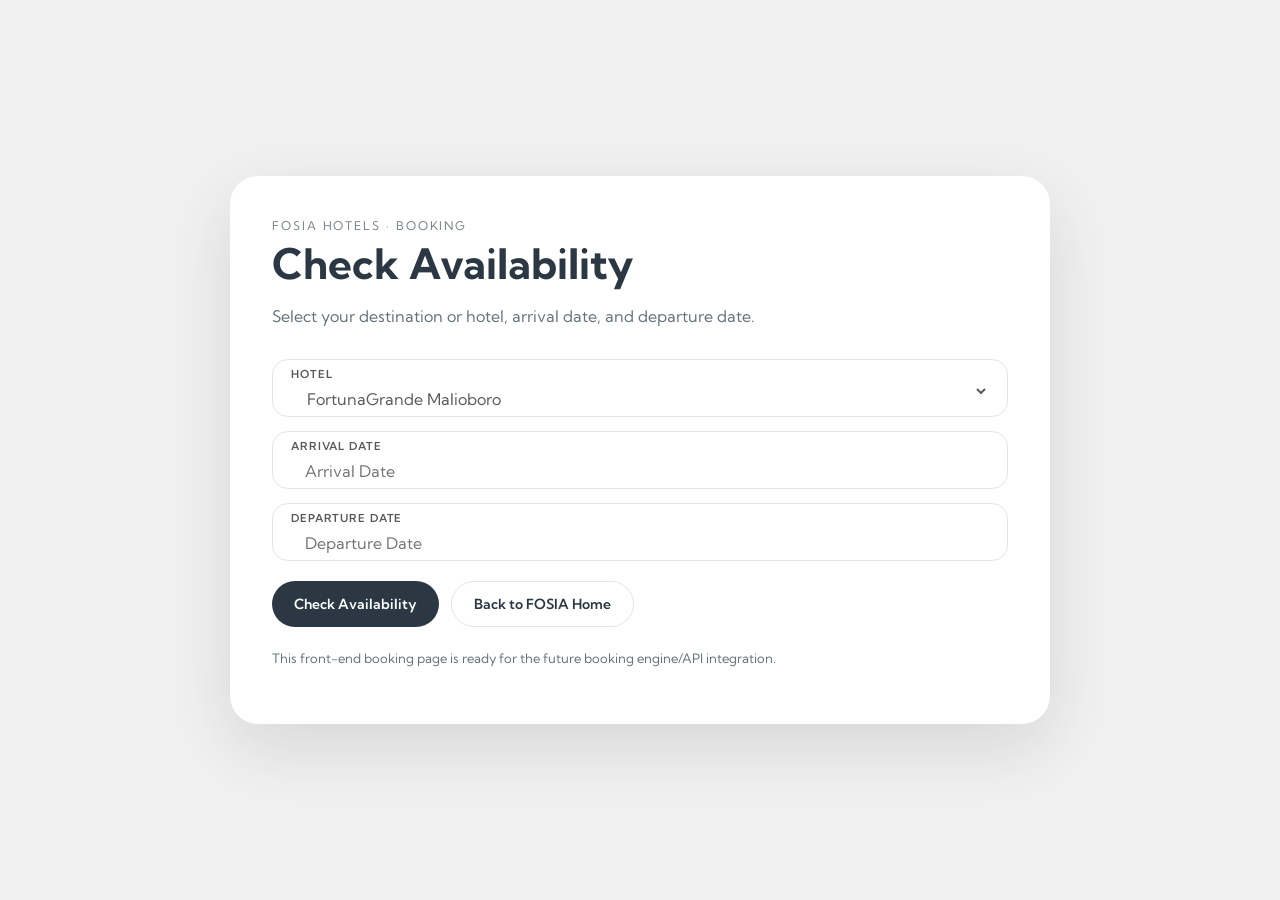
<file: booking.html>
<!DOCTYPE html>

<html lang="en">
<head>
<meta charset="utf-8"/>
<meta content="width=device-width, initial-scale=1" name="viewport"/>
<title>FOSIA Hotels — Booking</title>
<link href="https://fonts.googleapis.com" rel="preconnect"/>
<link crossorigin="" href="https://fonts.gstatic.com" rel="preconnect"/>
<link href="https://fonts.googleapis.com/css2?family=Kumbh+Sans:wght@400;500;600;700&amp;display=swap" rel="stylesheet"/>

<style>
:root{font-family:"Kumbh Sans",sans-serif;color:#2B3843;background:#F2F1F1;--orange:#FDA634;--muted:#71808a;--line:#E1E5E8}
*{box-sizing:border-box}body{margin:0;min-height:100vh;padding:32px;display:grid;place-items:center;background:#F2F1F1}
.card{width:min(820px,100%);background:#fff;border-radius:28px;padding:42px;box-shadow:0 24px 70px rgba(43,56,67,.14)}
.eyebrow{font-size:12px;letter-spacing:.16em;text-transform:uppercase;opacity:.62}h1{margin:8px 0 10px;font-size:42px;line-height:1.1}p{line-height:1.7;color:#66727c}.booking-form{display:grid;gap:14px;margin-top:28px}.field{position:relative;display:flex;align-items:center;gap:12px;min-height:58px;padding:0 18px;border:1px solid var(--line);border-radius:16px;background:#fff;transition:transform .32s cubic-bezier(.22,.61,.36,1),border-color .25s ease,box-shadow .25s ease}.field:focus-within{border-color:#AEB8BE;box-shadow:0 10px 24px rgba(43,56,67,.08);transform:translateY(-2px)}.field iconify-icon{font-size:21px;color:rgba(0,0,0,.65);flex:0 0 auto}.field select,.field input{width:100%;border:0;outline:0;background:transparent;color:rgba(0,0,0,.65);font:inherit}.field select{cursor:pointer}.date-display{cursor:pointer}.field-date{animation:none}.actions{display:flex;gap:12px;margin-top:6px}.button{border:0;display:inline-flex;align-items:center;justify-content:center;gap:10px;padding:15px 22px;border-radius:28px;background:#2B3843;color:#fff;text-decoration:none;font:600 14px/1 "Kumbh Sans",sans-serif;cursor:pointer;transition:transform .28s ease,box-shadow .28s ease,background .28s ease}.button:hover{transform:translateY(-2px);background:#40505D;box-shadow:0 12px 26px rgba(43,56,67,.18)}.button:active{transform:translateY(1px) scale(.985)}.button.secondary{background:#fff;color:#2B3843;border:1px solid var(--line)}.button.secondary:hover{background:#F7F8F8}.note{font-size:13px;margin-top:20px}.status{margin-top:20px;padding:16px 18px;border-radius:16px;background:#F6F7F7;display:none}.status.show{display:block;animation:rise .45s cubic-bezier(.22,.61,.36,1) both}.status b{display:block;margin-bottom:5px}.native-date{position:absolute!important;opacity:0!important;pointer-events:none!important;width:1px!important;height:1px!important}.date-field{overflow:hidden}.date-field.is-active{border-color:#FDA634;box-shadow:0 12px 28px rgba(253,166,52,.12)}.date-field.is-active .date-icon,.date-field.is-active .date-display{animation:dateLift .34s cubic-bezier(.22,.61,.36,1) both}@keyframes dateLift{0%{opacity:.65;transform:translateY(8px)}100%{opacity:1;transform:translateY(0)}}@keyframes rise{from{opacity:0;transform:translateY(16px)}to{opacity:1;transform:translateY(0)}}.field-label{position:absolute;left:18px;top:9px;font-size:11px;line-height:1;letter-spacing:.08em;text-transform:uppercase;font-weight:600;color:rgba(0,0,0,.65);pointer-events:none;z-index:2}.field:has(.field-label) select,.field:has(.field-label) .date-display{padding-top:15px}.field:has(.field-label) iconify-icon{margin-top:10px}.field:has(.field-label){padding-top:8px;padding-bottom:0}.field-date{min-height:66px}@media(max-width:600px){body{padding:16px}.card{padding:28px;border-radius:22px}h1{font-size:34px}.actions{flex-direction:column}.button{width:100%}}
</style></head>
<body><main class="card"><div class="eyebrow">FOSIA Hotels · Booking</div><h1>Check Availability</h1><p>Select your destination or hotel, arrival date, and departure date.</p><form class="booking-form" id="bookingPageForm"><label class="field"><span class="field-label">Hotel</span><iconify-icon aria-hidden="true" icon="lucide:hotel"></iconify-icon><select aria-label="Select a destination or hotel" id="bookingHotel" name="hotel" required="required"><option disabled="disabled" value="">Select a destination or hotel</option><option value="fortunagrande-malioboro">FortunaGrande Malioboro</option><option value="fortunagrande-seturan">FortunaGrande Seturan</option><option value="fortunagrande-jember">FortunaGrande Jember</option><option value="fortunaliving">FortunaLiving</option><option value="fortunasuites">FortunaSuites</option><option value="mugya-the-villas">MUGYA The Villas</option></select></label><label class="field date-field" data-date-field="arrival"><span class="field-label">Arrival Date</span><iconify-icon aria-hidden="true" class="date-icon" icon="hugeicons:calendar-check-out-02"></iconify-icon><input aria-label="Arrival Date" autocomplete="off" class="date-display" id="arrivalDisplay" placeholder="Arrival Date" readonly="readonly" type="text"/><input aria-hidden="true" class="native-date" id="arrival" name="arrival" required="required" tabindex="-1" type="date"/></label><label class="field date-field" data-date-field="departure"><span class="field-label">Departure Date</span><iconify-icon aria-hidden="true" class="date-icon" icon="hugeicons:calendar-check-out-01"></iconify-icon><input aria-label="Departure Date" autocomplete="off" class="date-display" id="departureDisplay" placeholder="Departure Date" readonly="readonly" type="text"/><input aria-hidden="true" class="native-date" id="departure" name="departure" required="required" tabindex="-1" type="date"/></label><div class="actions"><button class="button" type="submit">Check Availability</button><a class="button secondary" href="index.html#home">Back to FOSIA Home</a></div></form><div aria-live="polite" class="status" id="bookingStatus"></div><p class="note">This front-end booking page is ready for the future booking engine/API integration.</p></main><script>
(() => {
  const labels={
    'fortunagrande-malioboro':'FortunaGrande Malioboro','fortunagrande-seturan':'FortunaGrande Seturan','fortunagrande-jember':'FortunaGrande Jember','fortunaliving':'FortunaLiving','fortunasuites':'FortunaSuites','mugya-the-villas':'MUGYA The Villas'
  };
  const params=new URLSearchParams(location.search);
  const form=document.getElementById('bookingPageForm'), hotel=document.getElementById('bookingHotel'), status=document.getElementById('bookingStatus');
  const dates={arrival:document.getElementById('arrival'),departure:document.getElementById('departure')};
  const displays={arrival:document.getElementById('arrivalDisplay'),departure:document.getElementById('departureDisplay')};
  const fields={arrival:document.querySelector('[data-date-field="arrival"]'),departure:document.querySelector('[data-date-field="departure"]')};
  const pad=n=>String(n).padStart(2,'0');
  const format=d=>{if(!d)return ''; const [y,m,day]=d.split('-'); const months=['January','February','March','April','May','June','July','August','September','October','November','December']; return `${pad(day)}/${months[Number(m)-1]}/${y}`};
  const today=()=>{const d=new Date(); return `${d.getFullYear()}-${pad(d.getMonth()+1)}-${pad(d.getDate())}`};
  const min=today();
  Object.values(dates).forEach(i=>i.min=min);
  const preset=params.get('hotel'); if(preset && labels[preset]) hotel.value=preset;
  const setDate=(name,value)=>{dates[name].value=value||''; displays[name].value=format(value||'')};
  if(params.get('arrival')) setDate('arrival',params.get('arrival'));
  if(params.get('departure')) setDate('departure',params.get('departure'));
  dates.arrival.addEventListener('change',()=>{dates.departure.min=dates.arrival.value||min;if(dates.departure.value && dates.departure.value<dates.departure.min)setDate('departure',dates.departure.min);setDate('arrival',dates.arrival.value)});
  dates.departure.addEventListener('change',()=>setDate('departure',dates.departure.value));
  document.querySelectorAll('.date-field').forEach(field=>{
    const name=field.dataset.dateField;
    const open=()=>{fields[name].classList.add('is-active'); const input=dates[name]; try{input.showPicker?.()}catch(_){input.click()}};
    field.addEventListener('click',open);
    field.addEventListener('focusin',()=>fields[name].classList.add('is-active'));
    field.addEventListener('focusout',()=>window.setTimeout(()=>fields[name].classList.remove('is-active'),160));
  });
  form.addEventListener('submit',e=>{
    e.preventDefault();
    if(!hotel.value || !dates.arrival.value || !dates.departure.value)return;
    if(dates.departure.value<dates.arrival.value){dates.departure.setCustomValidity('Departure must be on or after arrival.');dates.departure.reportValidity();return}
    dates.departure.setCustomValidity('');
    const next=`booking.html?hotel=${encodeURIComponent(hotel.value)}&arrival=${encodeURIComponent(dates.arrival.value)}&departure=${encodeURIComponent(dates.departure.value)}`;
    history.replaceState({},'',next);
    status.innerHTML=`<b>Availability request ready</b>${labels[hotel.value]} · ${format(dates.arrival.value)} → ${format(dates.departure.value)}`;
    status.classList.remove('show'); void status.offsetWidth; status.classList.add('show');
  });
})();
</script></body>
</html>
</file>
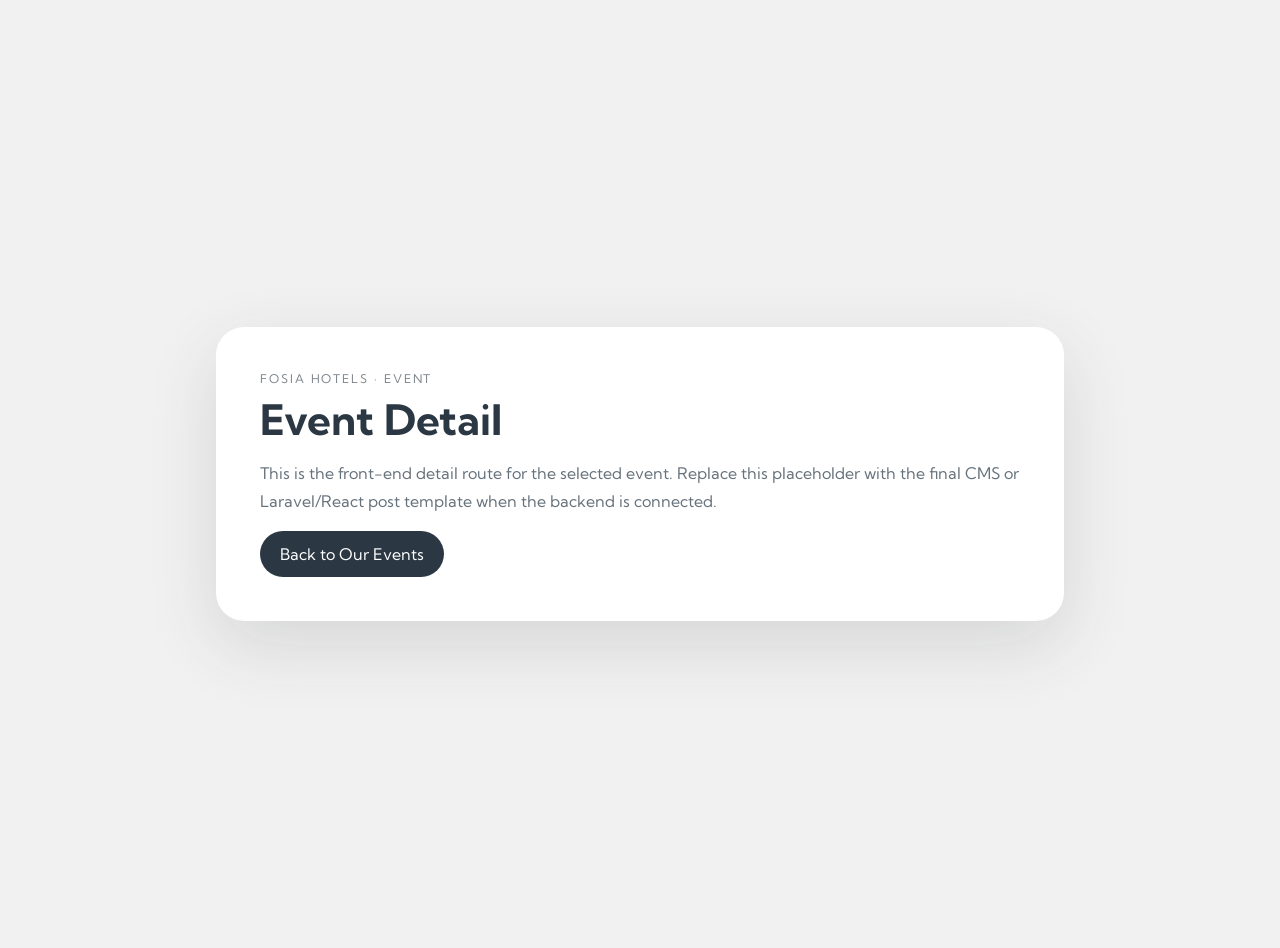
<file: event-detail.html>
<!doctype html><html lang="en"><head><meta charset="utf-8"><meta name="viewport" content="width=device-width,initial-scale=1"><title>FOSIA Hotels — Event</title><link rel="preconnect" href="https://fonts.googleapis.com"><link rel="preconnect" href="https://fonts.gstatic.com" crossorigin><link href="https://fonts.googleapis.com/css2?family=Kumbh+Sans:wght@400;500;600;700&display=swap" rel="stylesheet"><style>body{margin:0;background:#F2F1F1;color:#2B3843;font-family:"Kumbh Sans",sans-serif;min-height:100vh;display:grid;place-items:center;padding:24px}.card{width:min(760px,100%);background:#fff;border-radius:28px;padding:44px;box-shadow:0 24px 70px rgba(43,56,67,.14)}.eyebrow{font-size:12px;letter-spacing:.16em;text-transform:uppercase;opacity:.6}h1{font-size:42px;line-height:1.15;margin:10px 0 14px}p{line-height:1.7;color:#66727c}.button{display:inline-flex;padding:13px 20px;border-radius:28px;background:#2B3843;color:#fff;text-decoration:none}@media(max-width:600px){.card{padding:28px;border-radius:22px}h1{font-size:34px}}</style></head><body><main class="card"><div class="eyebrow">FOSIA Hotels · Event</div><h1 id="title">Event Detail</h1><p>This is the front-end detail route for the selected event. Replace this placeholder with the final CMS or Laravel/React post template when the backend is connected.</p><a class="button" href="index.html#events">Back to Our Events</a></main><script>const p=new URLSearchParams(location.search),slug=p.get('post')||'';const title=slug.replace(/-/g,' ').replace(/\b\w/g,c=>c.toUpperCase());document.getElementById('title').textContent=title||'Event Detail';</script></body></html>
</file>
